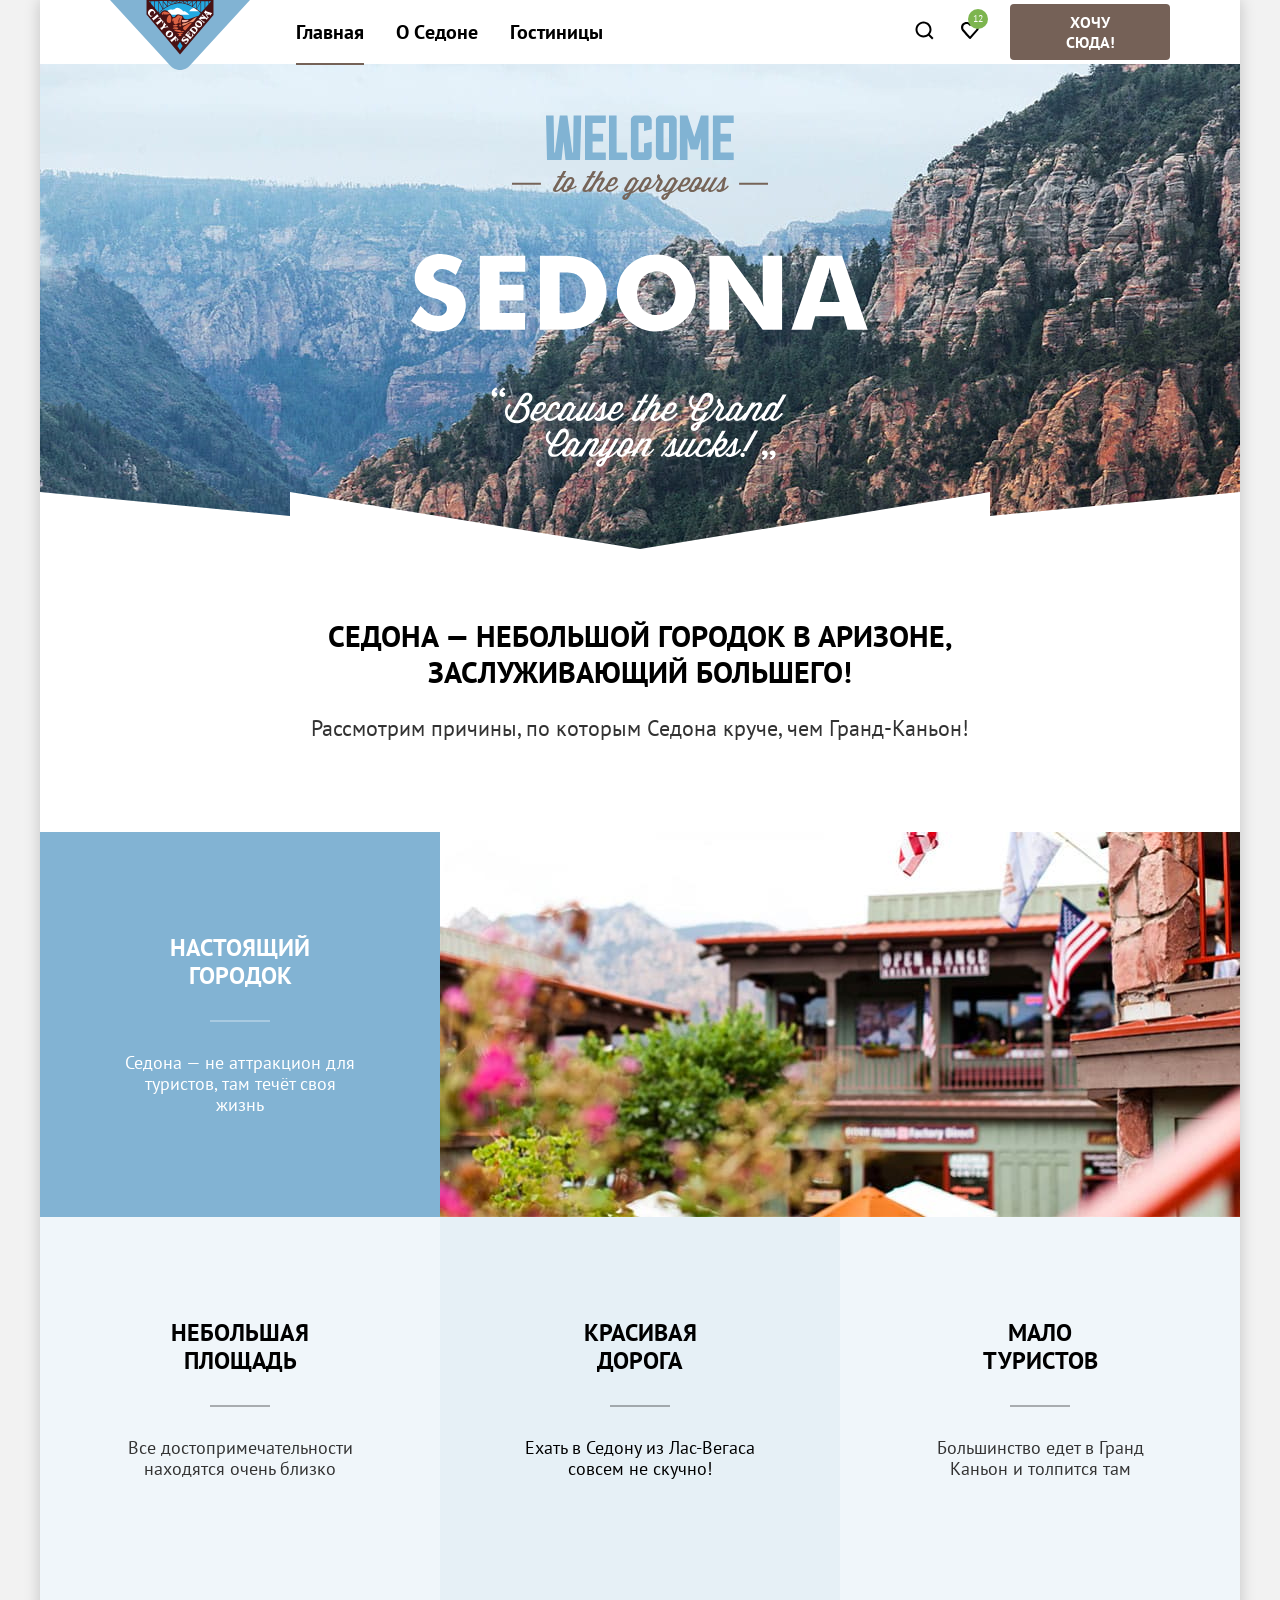
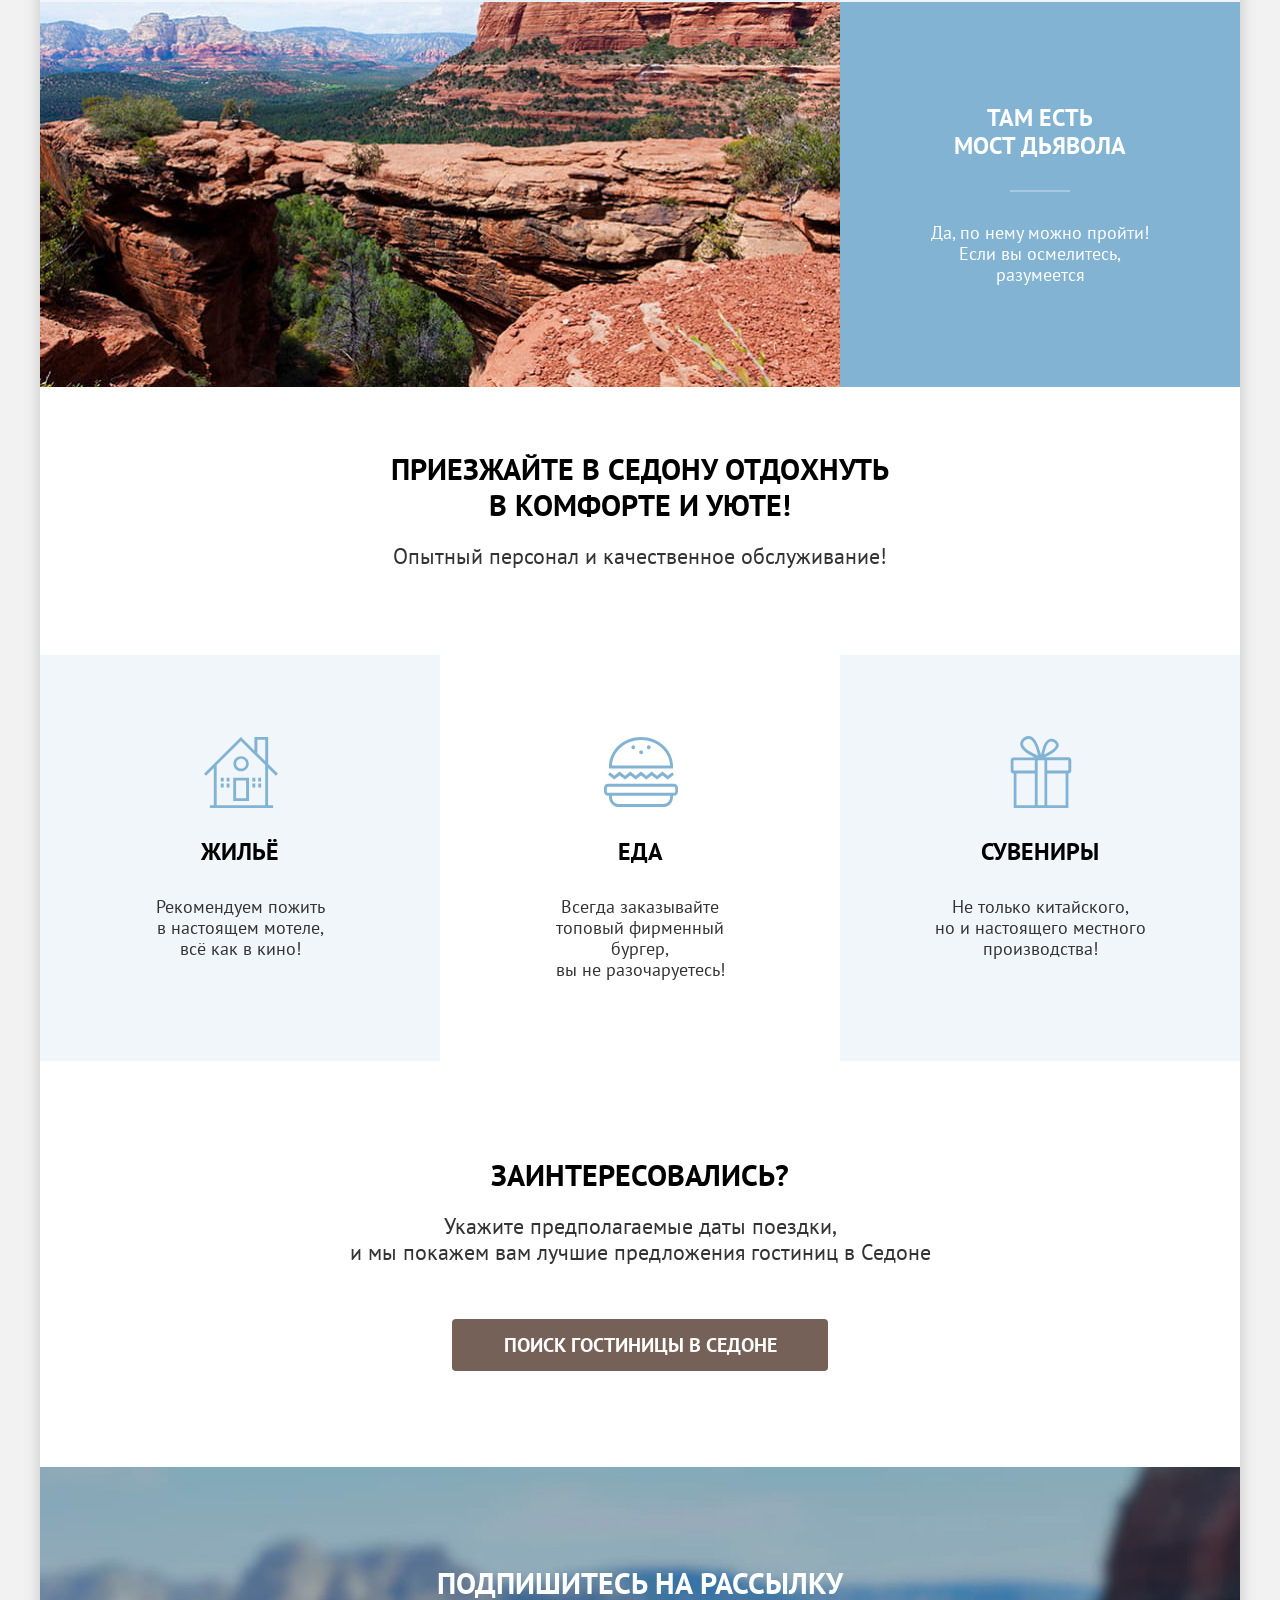
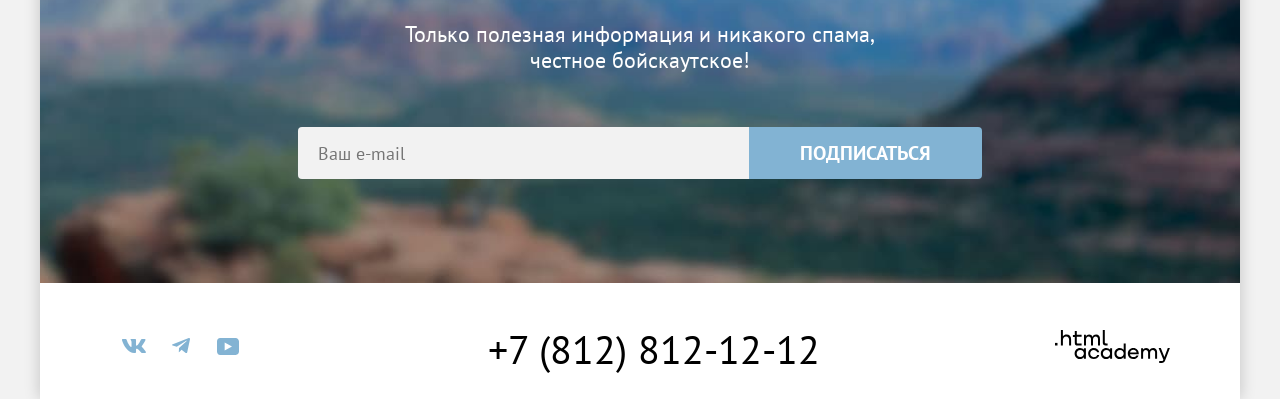
<file: index.html>
<!DOCTYPE html>
<html lang="ru">
  <head>
    <meta charset="utf-8">
    <title>City of Sedona Home</title>
    <link rel="icon" href="favicon.ico">
    <link rel="stylesheet" href="styles/styles.css">
  </head>
  <body>
    <div class="page-wrapper">
      <header class="main-header" data-test="header">
        <nav class="navigation">
          <a class="navigation-logo" href="index.html" aria-current="page">
            <img class="header-logo" src="images/logo_sedona.svg" width="140" height="70"
              alt="логотип города Седона">
          </a>
          <ul class="list navigation-list">
            <li class="navigation-item">
              <a class="navigation-link navigation-link-current" href="index.html" aria-current="page">Главная</a>
            </li>
            <li class="navigation-item">
              <a class="navigation-link" href="#">О Cедоне</a>
            </li>
            <li class="navigation-item">
              <a class="navigation-link" href="catalog.html">Гостиницы</a>
            </li>
          </ul>
          <ul class="list navigation-list navigation-user">
            <li class="navigation-item">
              <a class="navigation-link search" href="#">
                <svg role="img" width="20" height="20" viewBox="0 0 20 20" xmlns="http://www.w3.org/2000/svg" aria-label="Поиск.">
                  <path
                    d="M19.5 18.0083L15.8 14.3287C16.8 13.0359 17.5 11.3453 17.5 9.4558C17.5 5.08011 13.9 1.5 9.5 1.5C5.1 1.5 1.5 5.17956 1.5 9.55525C1.5 13.9309 5.1 17.511 9.5 17.511C11.3 17.511 13 16.9144 14.4 15.8204L18.1 19.5L19.5 18.0083ZM9.5 15.5221C6.2 15.5221 3.5 12.837 3.5 9.55525C3.5 6.27348 6.2 3.5884 9.5 3.5884C12.8 3.5884 15.5 6.27348 15.5 9.55525C15.5 12.837 12.8 15.5221 9.5 15.5221Z" />
                </svg>
                <span class="visually-hidden">Поиск</span>
              </a>
            </li>
            <li class="navigation-item">
              <a class="navigation-link favorite" href="#">
                <svg role="img" width="20" height="20" viewBox="0 0 20 20" xmlns="http://www.w3.org/2000/svg" aria-label="Понравившееся.">
                  <path
                    d="M9.9 19C9.6 19 9.3 18.9 9.1 18.6C3.7 12.5 2.4 11.1 2.1 10.7C1.4 9.8 1 8.6 1 7.4C1 4.4 3.4 2 6.5 2C7.8 2 9 2.5 10 3.3C11 2.5 12.3 2 13.5 2C16.5 2 19 4.4 19 7.4C19 8.7 18.5 9.9 17.7 10.8L10.7 18.7C10.5 18.9 10.3 19 9.9 19ZM3.9 9.5C4.2 9.9 7.4 13.5 10 16.4L16.2 9.4C16.7 8.9 16.9 8.2 16.9 7.4C16.9 5.6 15.4 4.1 13.6 4.1C12.6 4.1 11.6 4.6 10.9 5.4C10.6 5.7 10.3 5.8 10 5.8C9.7 5.8 9.4 5.6 9.2 5.4C8.5 4.6 7.5 4.1 6.5 4.1C4.7 4.1 3.2 5.6 3.2 7.4C3.1 8.3 3.5 9 3.9 9.5C3.8 9.5 3.8 9.5 3.9 9.5Z" />
                </svg>
                <span class="visually-hidden">Понравившееся</span>
              </a>
            </li>
            <li class="navigation-item">
              <a class="navigation-link button brown-button" href="#">Хочу сюда!</a>
            </li>
          </ul>
        </nav>
      </header>
      <main class="page-index">
        <h1 class="visually-hidden">Город Седона</h1>
        <section class="hero" data-test="hero">
          <h2 class="visually-hidden">Добро пожаловать в Седону</h2>
          <img class="welcome-image" src="images/welcome.svg" width="458" height="352"
            alt="Welcome to the gorgeous Sedona because the Grand Canyon sucks.">
        </section>
        <section class="advantages" data-test="advantages">
          <h2 class="visually-hidden">Преимущества отдыха в Седоне</h2>
          <div class="slogan">
            <p class="slogan-title">Седона — небольшой городок в Аризоне, заслуживающий большего!</p>
            <p class="slogan-text">Рассмотрим причины, по которым Седона круче, чем Гранд-Каньон!</p>
          </div>
          <ul class="list advantages-list">
            <li class="advantage-item advantage-item-wide blue-card">
              <div class="advantages-wrapper">
                <h3 class="advantage-title">Настоящий городок</h3>
                <p class="advantage-description">Седона — не аттракцион для туристов, там течёт своя жизнь</p>
              </div>
              <img class="town-picture" src="images/advantages_photo_1.jpg" width="800" height="385"
                alt="Домики на фоне гор.">
            </li>
            <li class="advantage-item grey-card">
              <h3 class="advantage-title">Небольшая площадь</h3>
              <p class="advantage-description">Все достопримечательности находятся очень близко</p>
            </li>
            <li class="advantage-item dark-grey-card">
              <h3 class="advantage-title">Красивая дорога</h3>
              <p class="advantage-description white-card">Ехать в Седону из Лас-Вегаса совсем не скучно!</p>
            </li>
            <li class="advantage-item grey-card">
              <h3 class="advantage-title">Мало туристов</h3>
              <p class="advantage-description">Большинство едет в Гранд<br> Каньон и толпится там</p>
            </li>
            <li class="advantage-item advantage-item-wide advantage-item-wide-reverse blue-card">
              <div class="advantages-wrapper">
                <h3 class="advantage-title">Там есть <br>мост дьявола</h3>
                <p class="advantage-description">Да, по нему можно пройти!<br> Если вы осмелитесь,<br> разумеется</p>
              </div>
              <img class="canyon-picture" src="images/advantages_photo_2.jpg" width="800" height="385"
                alt="Каньон, горы, снова горы.">
            </li>
          </ul>
        </section>
        <section class="service">
          <h2 class="visually-hidden">Сервисы</h2>
          <p class="slogan-title">Приезжайте в Седону отдохнуть<br>в комфорте и уюте!</p>
          <p class="slogan-text">Опытный персонал и качественное обслуживание!</p>
          <ul class="list advantages-list">
            <li class="advantage-item grey-card">
              <h3 class="advantage-title service-title-icon advantage-housing">Жильё</h3>
              <p class="advantage-text">Рекомендуем пожить<br> в настоящем мотеле,<br> всё как в кино!</p>
            </li>
            <li class="advantage-item white-color-card">
              <h3 class="advantage-title service-title-icon advantage-food">Еда</h3>
              <p class="advantage-text">Всегда заказывайте<br> топовый фирменный бургер,<br> вы не разочаруетесь!</p>
            </li>
            <li class="advantage-item grey-card">
              <h3 class="advantage-title service-title-icon advantage-gifts">Сувениры</h3>
              <p class="advantage-text">Не только китайского,<br> но и настоящего местного<br> производства!</p>
            </li>
          </ul>
        </section>
        <section class="search-hotel" data-test="search">
          <h2 class="visually-hidden">Поиск гостиницы</h2>
          <p class="slogan-title">Заинтересовались?</p>
          <p class="slogan-text">Укажите предполагаемые даты поездки,<br> и мы покажем вам лучшие предложения гостиниц в
            Седоне</p>
          <button class="modal-open-button button brown-button" type="button" data-modal="#"
            aria-label="Открывает форму поиска гостиницы">Поиск
            гостиницы в
            Седоне</button>
        </section>
        <section class="subscribe" data-test="subscribe">
          <h2 class="visually-hidden">Подписка на рассылку</h2>
          <p class="slogan-title white-title subscribe-white-title">Подпишитесь на рассылку</p>
          <p class="slogan-text white-text subscribe-white-text">Только полезная информация и никакого спама,<br> честное бойскаутское!</p>
          <form class="subscribe-form" action="https://echo.htmlacademy.ru" method="post">
            <label class="visually-hidden" for="email">Введите электронную почту</label>
            <input class="distribution-input" type="email" name="distribution" placeholder="Ваш e-mail" id="email" autocomplete="email" required>
            <button class="distribute-button button blue-button" type="submit">Подписаться</button>
          </form>
        </section>
      </main>
      <footer class="page-footer" data-test="footer">
        <h2 class="visually-hidden">Подвал сайта</h2>
        <section class="footer-social">
          <h3 class="visually-hidden">Социальные сети</h3>
          <ul class="list footer-social-list">
            <li class="footer-social-item">
              <a class="footer-social-link" href="https://vk.com/htmlacademy">
                <svg role="img" class="footer-social-icon" aria-hidden="true" aria-label="Вконтакте." focusable="false" width="24" height="14"
                  viewBox="0 0 24 14" xmlns="http://www.w3.org/2000/svg">
                  <path fill-rule="evenodd" clip-rule="evenodd"
                    d="M23.45 0.948C23.616 0.402 23.45 0 22.655 0H20.03C19.362 0 19.054 0.347 18.887 0.73C18.887 0.73 17.552 3.926 15.661 6.002C15.049 6.604 14.771 6.795 14.437 6.795C14.27 6.795 14.019 6.604 14.019 6.057V0.948C14.019 0.292 13.835 0 13.279 0H9.151C8.734 0 8.483 0.304 8.483 0.593C8.483 1.214 9.429 1.358 9.526 3.106V6.904C9.526 7.737 9.373 7.888 9.039 7.888C8.149 7.888 5.984 4.677 4.699 1.003C4.45 0.288 4.198 0 3.527 0H0.9C0.15 0 0 0.347 0 0.73C0 1.412 0.89 4.8 4.145 9.281C6.315 12.341 9.37 14 12.153 14C13.822 14 14.028 13.632 14.028 12.997V10.684C14.028 9.947 14.186 9.8 14.715 9.8C15.105 9.8 15.772 9.992 17.33 11.467C19.11 13.216 19.403 14 20.405 14H23.03C23.78 14 24.156 13.632 23.94 12.904C23.702 12.18 22.852 11.129 21.725 9.882C21.113 9.172 20.195 8.407 19.916 8.024C19.527 7.533 19.638 7.314 19.916 6.877C19.916 6.877 23.116 2.451 23.449 0.948H23.45Z" />
                </svg>
              </a>
            </li>
            <li class="footer-social-item">
              <a class="footer-social-link" href="https://t.me/htmlacademy">
                <svg role="img" class="footer-social-icon" aria-hidden="true" aria-label="Телеграм." focusable="false" width="18" height="16"
                  viewBox="0 0 18 16" xmlns="http://www.w3.org/2000/svg">
                  <path
                    d="M16.785 0.0992597L0.840489 6.24776C-0.247661 6.68481 -0.241365 7.29184 0.640845 7.56253L4.73445 8.83953L14.2058 2.8637C14.6537 2.59121 15.0629 2.7378 14.7265 3.03636L7.05283 9.96185H7.05103L7.05283 9.96275L6.77045 14.1823C7.18413 14.1823 7.36669 13.9925 7.59871 13.7686L9.58705 11.8351L13.7229 14.89C14.4855 15.31 15.0332 15.0941 15.2229 14.1841L17.9379 1.38885C18.2158 0.274623 17.5126 -0.229883 16.785 0.0992597Z" />
                </svg>
              </a>
            </li>
            <li class="footer-social-item">
              <a class="footer-social-link" href="https://www.youtube.com/user/htmlacademyru">
                <svg role="img" class="footer-social-icon" aria-hidden="true" aria-label="Youtube." focusable="false" width="22" height="17"
                  viewBox="0 0 22 17" xmlns="http://www.w3.org/2000/svg">
                  <path
                    d="M18.607 0H3.17413C1.31343 0 0 1.59375 0 3.4V13.4937C0 15.4062 1.31343 17 3.17413 17H18.8259C20.4677 17 22 15.4062 22 13.6V3.4C21.7811 1.59375 20.4677 0 18.607 0ZM7.66169 12.5375V4.4625L14.995 8.5L7.66169 12.5375Z" />
                </svg>
              </a>
            </li>
          </ul>
        </section>
        <div class="contacts-phone-item">
          <a class="contacts-phone" href="tel:+78128121212">+7 (812) 812-12-12</a>
        </div>
        <a class="footer-logo" href="https://htmlacademy.ru/intensive/htmlcss">
          <svg class="html-academy-footer-logo" width="115" height="33" viewBox="0 0 115 33" role="img"
            aria-label="логотип компании HTML Academy." xmlns="http://www.w3.org/2000/svg">
            <path d="M0 12.9V15.5H2.5V12.9H0Z" />
            <path
              d="M11.6 4.5C10 4.5 8.8 5.2 8 6.2H7.9V0H5.9V15.5H7.9V10.2C7.9 8.1 9.2 6.6 11.2 6.6C13 6.6 14.1 8 14.1 9.8V15.5H16.1V9.4C16.2 6.4 14.3 4.5 11.6 4.5Z" />
            <path
              d="M26.6 4.8H21.8V1.1H19.8V4.9H17.9V6.9H19.8V12.9C19.8 14.6 20.8 15.6 22.5 15.6H26.6V13.6H22.9C22.2 13.6 21.8 13.2 21.8 12.5V6.8H26.6V4.8Z" />
            <path
              d="M41.1 4.6C39.5 4.6 38.2 5.4 37.6 6.7H37.5C36.9 5.5 35.7 4.6 34.1 4.6C32.7 4.6 31.6 5.4 31 6.4H30.9V4.8H29V15.4H31V10C31 8 32 6.5 33.6 6.5C35.1 6.5 36 7.5 36 9.1V15.4H38V9.8C38 7.4 39.4 6.5 40.6 6.5C42.1 6.5 43 7.5 43 9.1V15.4H45V8.9C45.1 6.4 43.6 4.6 41.1 4.6Z" />
            <path
              d="M47.8 12.7C47.8 14.4 48.8 15.4 50.6 15.4H52.6V13.4H50.9C50.2 13.4 49.8 13 49.8 12.3V0H47.8V12.7Z" />
            <path
              d="M28.9 19.7C28 18.6 26.7 17.9 25 17.9C21.9 17.9 19.6 20.2 19.6 23.5C19.6 26.8 21.9 29.1 25 29.1C26.8 29.1 28 28.3 28.8 27.2H28.9V28.8H30.9V18.2H28.9V19.7ZM25.3 27.1C23.1 27.1 21.7 25.5 21.7 23.5C21.7 21.5 23.1 19.9 25.3 19.9C27.5 19.9 28.9 21.5 28.9 23.5C28.9 25.4 27.5 27.1 25.3 27.1Z" />
            <path
              d="M44.2 22C43.7 19.6 41.6 17.9 38.8 17.9C35.4 17.9 33.2 20.4 33.2 23.5C33.2 26.6 35.4 29.1 38.8 29.1C41.6 29.1 43.7 27.3 44.2 24.9H42.1C41.7 26.2 40.4 27.2 38.8 27.2C36.6 27.2 35.2 25.6 35.2 23.6C35.2 21.6 36.6 20 38.8 20C40.4 20 41.6 21 42.1 22.2H44.2V22Z" />
            <path
              d="M55.1 19.7C54.2 18.6 52.9 17.9 51.2 17.9C48.1 17.9 45.8 20.2 45.8 23.5C45.8 26.8 48.1 29.1 51.2 29.1C53 29.1 54.2 28.3 55 27.2H55.1V28.8H57.1V18.2H55.1V19.7ZM51.5 27.1C49.3 27.1 47.9 25.5 47.9 23.5C47.9 21.5 49.3 19.9 51.5 19.9C53.7 19.9 55.1 21.5 55.1 23.5C55.1 25.4 53.6 27.1 51.5 27.1Z" />
            <path
              d="M68.7 19.8C67.8 18.7 66.5 17.9 64.8 17.9C61.7 17.9 59.4 20.2 59.4 23.5C59.4 26.8 61.6 29.1 64.8 29.1C66.5 29.1 67.8 28.3 68.6 27.3H68.7V28.8H70.7V13.4H68.7V19.8ZM65.1 27.1C62.9 27.1 61.5 25.5 61.5 23.5C61.5 21.5 62.9 19.9 65.1 19.9C67.3 19.9 68.7 21.5 68.7 23.5C68.6 25.5 67.2 27.1 65.1 27.1Z" />
            <path
              d="M78.3 17.9C75 17.9 72.8 20.4 72.8 23.5C72.8 26.5 74.9 29.1 78.3 29.1C80.8 29.1 82.8 27.8 83.5 25.5H81.4C80.9 26.5 79.8 27.1 78.4 27.1C76.5 27.1 75.1 25.8 75 24.2H83.8C84 20.6 81.8 17.9 78.3 17.9ZM78.3 19.8C80 19.8 81.3 20.8 81.6 22.4H75.1C75.4 20.9 76.6 19.8 78.3 19.8Z" />
            <path
              d="M98.2 17.9C96.6 17.9 95.3 18.7 94.6 19.9H94.5C93.9 18.7 92.7 17.9 91.1 17.9C89.7 17.9 88.6 18.6 88 19.7V18.2H86.1V28.8H88.1V23.4C88.1 21.4 89.1 20 90.7 19.9C92.2 19.9 93.1 20.9 93.1 22.5V28.8H95.1V23.2C95.1 20.8 96.5 19.9 97.7 19.9C99.2 19.9 100.1 20.9 100.1 22.5V28.8H102.1V22.3C102.2 19.7 100.7 17.9 98.2 17.9Z" />
            <path
              d="M109.4 27L105.8 18.1H103.6L108.4 29.7C108.1 30.6 107.7 30.9 106.7 30.9H104.2V32.9H106.7C108.5 32.9 109.5 32.1 110.2 30.3L114.9 18.1H112.8L109.4 27Z" />
          </svg>
          <span class="visually-hidden">Ссылка логотип академии</span>
        </a>
      </footer>
      <div class="modal-container modal-hidden">
        <div class="modal">
          <h2 class="slogan-title">Поиск гостиницы в Седоне</h2>
          <button class="modal-close-button" type="button">
            <svg role="img" width="20" height="20" viewBox="0 0 20 20" aria-label="Иконка кнопки закрытия модального окна." xmlns="http://www.w3.org/2000/svg">
              <path
                d="M17 4.29231L15.7077 3L10 8.70769L4.29231 3L3 4.29231L8.70769 10L3 15.7077L4.29231 17L10 11.2923L15.7077 17L17 15.7077L11.2923 10L17 4.29231Z" />
            </svg>
            <span class="visually-hidden">Закрыть модальное окно</span>
          </button>
          <form class="search-hotels-form" action="https://echo.htmlacademy.ru" method="get">
            <label class="label-title check-in-date" for="check-in">Дата Заезда:</label>
            <input class="date-input check-in-input-field" id="check-in" name="check-in" type="text"
              value="27 апреля 2020" placeholder="Укажите дату" required>
            <span class="input-hint error-input-hint">Мы не можем отправить вас в прошлое</span>
            <label class="label-title check-out-date" for="check-out">Дата Выезда:</label>
            <input class="date-input check-out-input-field" id="check-out" name="check-out" type="text"
              value="1 сентября 2023" placeholder="Укажите дату" required>
            <span class="input-hint">На эти даты есть свободные номера. Пока есть.</span>
            <label class="label-title adult" for="adult-input">Взрослые:</label>
            <div class="amount-adults">
              <button class="amount-button decrement" type="button" aria-label="Уменьшить количество взрослых.">
                <svg role="img" class="amount-icon" aria-label="Иконка уменьшения количества взрослых." width="20" height="20" viewBox="0 0 20 20" xmlns="http://www.w3.org/2000/svg">
                  <path d="M3 9V11H17V9H3Z" />
                </svg>
              </button>
              <input class="amount-input adult-amount-input-field" id="adult-input" name="adult-field" type="number"
                value="2" required>
              <button class="amount-button increment" type="button" aria-label="Увеличить количество взрослых.">
                <svg role="img" class="amount-icon" aria-label="Иконка увеличения количества взрослых." width="20" height="20" viewBox="0 0 20 20" xmlns="http://www.w3.org/2000/svg">
                  <path d="M17 9H11V3H9V9H3V11H9V17H11V11H17V9Z" />
                </svg>
              </button>
            </div>
            <div class="kids-wrapper">
              <label class="label-title kids" for="kids-input">Дети:</label>
              <span class="tooltip">
                <button class="tooltip-toggle" type="button" aria-labelledby="tooltip-label-date">
                  <svg class="tooltip-icon" role="img" width="2" height="12" aria-label="Иконка кнопки всплывающей подсказки." viewBox="0 0 2 12" fill="none"
                    xmlns="http://www.w3.org/2000/svg">
                    <path fill-rule="evenodd" clip-rule="evenodd" d="M0 0H2V2H0V0ZM2 12H0V3H2V12Z" fill="white" />
                  </svg>
                </button>
                <span class="tooltip-text" role="tooltip" id="tooltip-label-date">Укажите количество детей, которые
                  будут с вами, возраст которых от 6 до 18 лет. Дети до 6 лет размещаются бесплатно.</span>
              </span>
            </div>
            <div class="amount-kids">
              <button class="amount-button decrement" type="button" aria-label="Уменьшить количество детей">
                <svg role="img" class="amount-icon" aria-label="Минус." width="20" height="20" viewBox="0 0 20 20" xmlns="http://www.w3.org/2000/svg">
                  <path d="M3 9V11H17V9H3Z" />
                </svg>
              </button>
              <input class="amount-input kids-amount-input-field" id="kids-input" name="kids-field" type="number"
                value="2">
              <button class="amount-button increment" type="button" aria-label="Увеличить количество детей">
                <svg role="img" class="amount-icon" aria-label="Плюс." width="20" height="20" viewBox="0 0 20 20" xmlns="http://www.w3.org/2000/svg">
                  <path d="M17 9H11V3H9V9H3V11H9V17H11V11H17V9Z" />
                </svg>
              </button>
            </div>
            <button class="button modal-button" type="submit">Найти</button>
          </form>
        </div>
      </div>
    </div>
  </body>
</html>
</file>
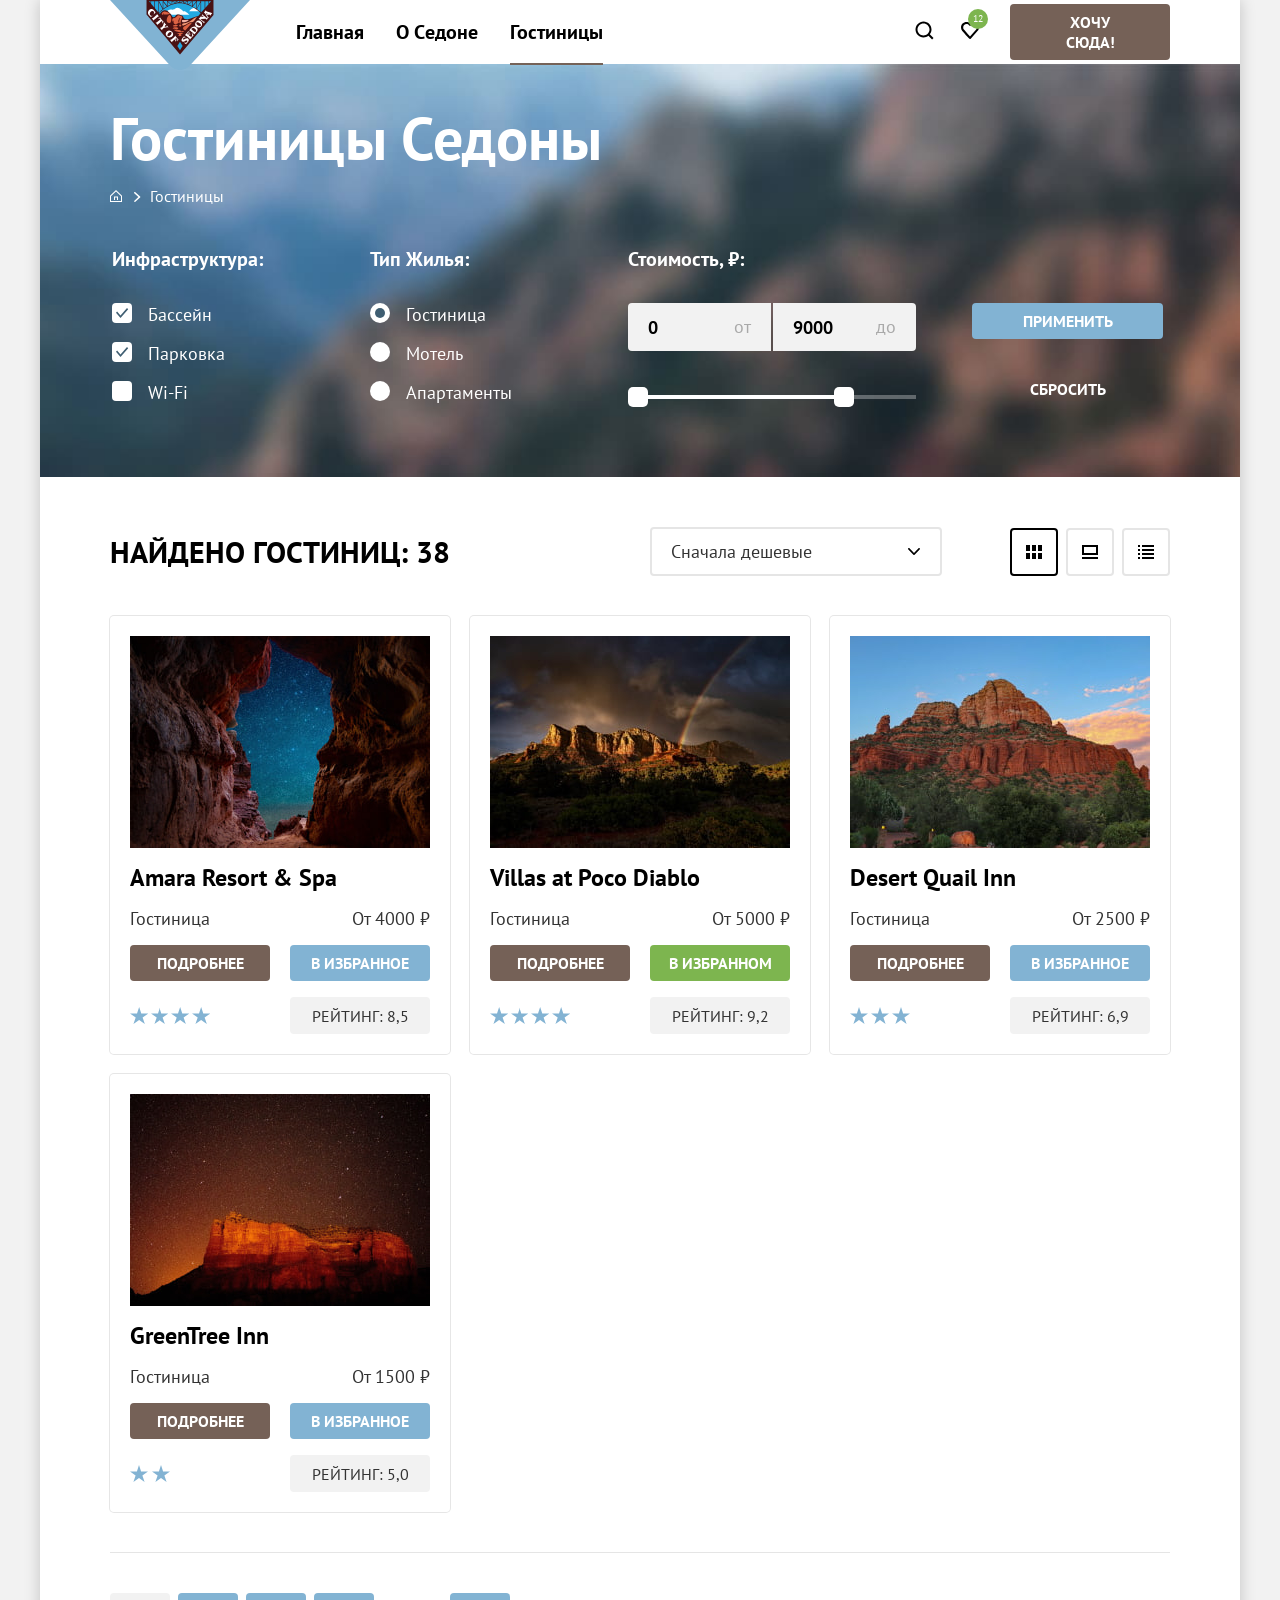
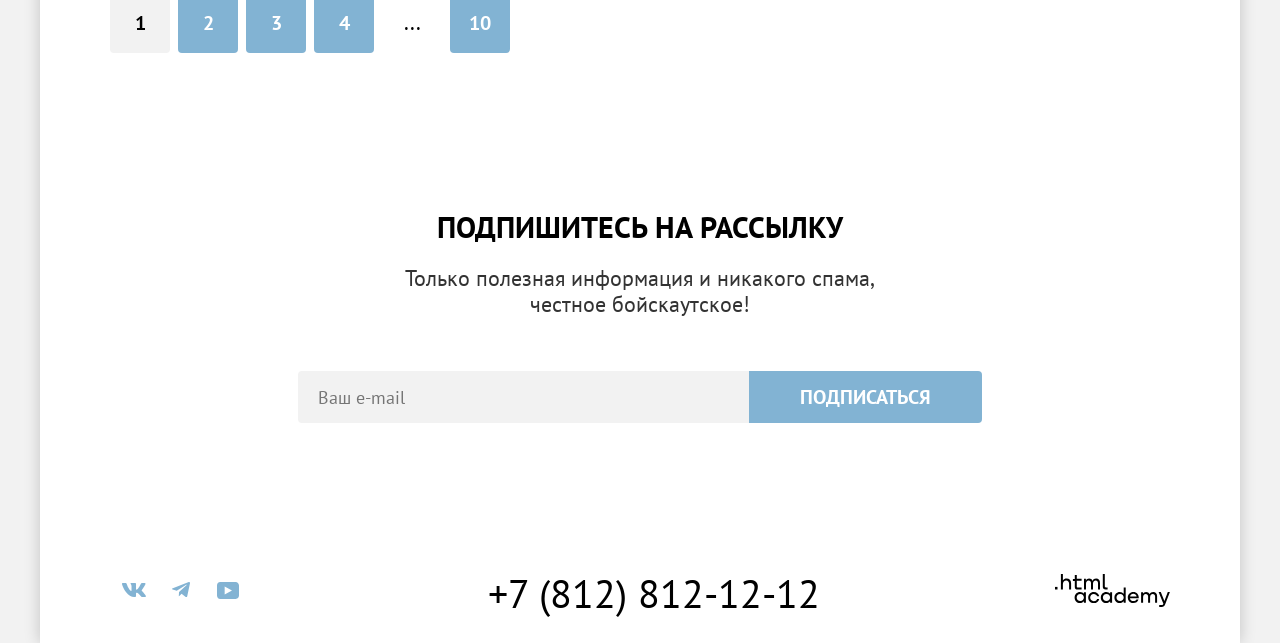
<file: catalog.html>
<!DOCTYPE html>
<html lang="ru">
  <head>
    <meta charset="utf-8">
    <title>City of Sedona Hotels</title>
    <link rel="icon" href="favicon.ico">
    <link rel="stylesheet" href="styles/styles.css">
  </head>
  <body>
    <div class="page-wrapper">
      <header class="main-header" data-test="header">
        <nav class="navigation">
          <a class="navigation-logo" href="index.html">
            <img class="header-logo" src="images/logo_sedona.svg" width="140" height="70"
              alt="логотип города Седона">
          </a>
          <ul class="list navigation-list">
            <li class="navigation-item">
              <a class="navigation-link home-navigation-link" href="index.html">Главная</a>
            </li>
            <li class="navigation-item">
              <a class="navigation-link" href="#">О Cедоне</a>
            </li>
            <li class="navigation-item">
              <a class="navigation-link navigation-link-current" href="catalog.html" aria-current="page">Гостиницы</a>
            </li>
          </ul>
          <ul class="list navigation-list navigation-user">
            <li class="navigation-item">
              <a class="navigation-link search" href="#">
                <svg role="img"  aria-label="Поиск." width="20" height="20" viewBox="0 0 20 20" xmlns="http://www.w3.org/2000/svg">
                  <path
                    d="M19.5 18.0083L15.8 14.3287C16.8 13.0359 17.5 11.3453 17.5 9.4558C17.5 5.08011 13.9 1.5 9.5 1.5C5.1 1.5 1.5 5.17956 1.5 9.55525C1.5 13.9309 5.1 17.511 9.5 17.511C11.3 17.511 13 16.9144 14.4 15.8204L18.1 19.5L19.5 18.0083ZM9.5 15.5221C6.2 15.5221 3.5 12.837 3.5 9.55525C3.5 6.27348 6.2 3.5884 9.5 3.5884C12.8 3.5884 15.5 6.27348 15.5 9.55525C15.5 12.837 12.8 15.5221 9.5 15.5221Z" />
                </svg>
                <span class="visually-hidden">Поиск</span>
              </a>
            </li>
            <li class="navigation-item">
              <a class="navigation-link favorite" href="#">
                <svg  role="img" width="20" height="20" viewBox="0 0 20 20" xmlns="http://www.w3.org/2000/svg" aria-label="Избранное.">
                  <path
                    d="M9.9 19C9.6 19 9.3 18.9 9.1 18.6C3.7 12.5 2.4 11.1 2.1 10.7C1.4 9.8 1 8.6 1 7.4C1 4.4 3.4 2 6.5 2C7.8 2 9 2.5 10 3.3C11 2.5 12.3 2 13.5 2C16.5 2 19 4.4 19 7.4C19 8.7 18.5 9.9 17.7 10.8L10.7 18.7C10.5 18.9 10.3 19 9.9 19ZM3.9 9.5C4.2 9.9 7.4 13.5 10 16.4L16.2 9.4C16.7 8.9 16.9 8.2 16.9 7.4C16.9 5.6 15.4 4.1 13.6 4.1C12.6 4.1 11.6 4.6 10.9 5.4C10.6 5.7 10.3 5.8 10 5.8C9.7 5.8 9.4 5.6 9.2 5.4C8.5 4.6 7.5 4.1 6.5 4.1C4.7 4.1 3.2 5.6 3.2 7.4C3.1 8.3 3.5 9 3.9 9.5C3.8 9.5 3.8 9.5 3.9 9.5Z" />
                </svg>
                <span class="visually-hidden">Понравившееся</span>
              </a>
            </li>
            <li class="navigation-item">
              <a class="navigation-link button brown-button" href="#">Хочу сюда!</a>
            </li>
          </ul>
        </nav>
      </header>
      <main class="page-index" data-test="main">
        <section class="catalog" data-test="catalog">
          <header class="catalog-header">
            <h1 class="inner-header-title">Гостиницы Седоны</h1>
            <ul class="list breadcrumbs-list">
              <li class="breadcrumbs-item">
                <a class="breadcrumbs-link breadcrumbs-link-to-home" aria-label="На главную страницу" href="index.html">
                  <span class="visually-hidden">Главная</span>
                </a>
              </li>
              <li class="breadcrumbs-item">
                <a class="breadcrumbs-link" aria-current="page">Гостиницы</a>
              </li>
            </ul>
          </header>
          <h2 class="visually-hidden">Фильтр гостиниц</h2>
          <form class="catalog-filters" action="https://echo.htmlacademy.ru/" method="get" data-test="filter">
            <fieldset class="catalog-filter-group">
              <legend class="catalog-filter-title">Инфраструктура:</legend>
              <ul class="list catalog-filter-list">
                <li class="catalog-filter-item">
                  <label class="control">
                    <input class="visually-hidden control-input" type="checkbox" name="swimming-pool" checked>
                    <span class="control-mark"></span>
                    <span class="control-label">Бассейн</span>
                  </label>
                </li>
                <li class="catalog-filter-item">
                  <label class="control">
                    <input class="visually-hidden control-input" type="checkbox" name="parking" checked>
                    <span class="control-mark"></span>
                    <span class="control-label">Парковка</span>
                  </label>
                </li>
                <li class="catalog-filter-item">
                  <label class="control">
                    <input class="visually-hidden control-input" type="checkbox" name="wifi">
                    <span class="control-mark"></span>
                    <span class="control-label">Wi-Fi</span>
                  </label>
                </li>
              </ul>
            </fieldset>
            <fieldset class="catalog-filter-group">
              <legend class="catalog-filter-title">Тип Жилья:</legend>
              <ul class="list catalog-filter-list">
                <li class="catalog-filter-item">
                  <label class="control">
                    <input class="visually-hidden control-input" type="radio" name="housing" checked>
                    <span class="control-mark radiobutton"></span>
                    <span class="control-label">Гостиница</span>
                  </label>
                </li>
                <li class="catalog-filter-item">
                  <label class="control">
                    <input class="visually-hidden control-input" type="radio" name="housing">
                    <span class="control-mark radiobutton"></span>
                    <span class="control-label">Мотель</span>
                  </label>
                </li>
                <li class="catalog-filter-item">
                  <label class="control">
                    <input class="visually-hidden control-input" type="radio" name="housing">
                    <span class="control-mark radiobutton"></span>
                    <span class="control-label">Апартаменты</span>
                  </label>
                </li>
              </ul>
            </fieldset>
            <fieldset class="catalog-filter-group catalog-filter-cost">
              <legend class="catalog-filter-title">Стоимость, ₽:</legend>
              <div class="range">
                <div class="range-cost-inputs">
                  <div class="input-wrapper">
                    <label for="price-from">oт</label>
                    <input class="field price-from" id="price-from" name="price-from" type="number" min="0" value="0">
                  </div>
                  <div class="input-wrapper">
                    <label for="price-to">до</label>
                    <input class="field price-to" id="price-to" name="price-to" type="number" min="0" value="9000">
                  </div>
                </div>
                <div class="range-slider">
                  <div class="range-bar">
                    <button class="range-toggle toggle-min" type="button">
                      <span class="visually-hidden">Изменить минимальную цену</span>
                    </button>
                    <button class="range-toggle toggle-max" type="button">
                      <span class="visually-hidden">Изменить максимальную цену</span>
                    </button>
                  </div>
                </div>
              </div>
            </fieldset>
            <div class="filters-action-buttons">
              <button class="button submit-price-button blue-button" type="submit">Применить</button>
              <button class="button reset-price-button button-transparent" type="reset">Сбросить</button>
            </div>
          </form>
        </section>
        <section class="catalog-products">
          <div class="sort-products">
            <span class="amount-hotels">Найдено гостиниц: 38</span>
            <select class="select-control" aria-label="Сортировка">
              <option value="cheaper">Сначала дешевые</option>
              <option value="expensive">Сначала дорогие</option>
              <option value="high-rating">Сначала с высоким рейтингом</option>
            </select>
            <ul class="list sorting-buttons-list">
              <li class="sorting-buttons-item sorting-item-current">
                <a class="link button view-button table-view-button view-button-current" href="catalog.html?view=tile">
                  <span class="visually-hidden">Отобразить таблицей</span>
                </a>
              </li>
              <li class="sorting-buttons-item">
                <a class="link button view-button cards-view-button" href="catalog.html?view=card">
                  <span class="visually-hidden">Отобразить карточками</span>
                </a>
              </li>
              <li class="sorting-buttons-item">
                <a class="link button view-button list-view-button" href="catalog.html?view=list">
                  <span class="visually-hidden">Отобразить списком</span>
                </a>
              </li>
            </ul>
          </div>
          <ul class="list hotels-list">
            <li class="hotel-item">
              <a class="hotel-item-link" href="#" tabindex="-1">
                <img class="hotel-image" src="images/hotel_1.jpg" width="300" height="212"
                  alt="Звездное небо в расщелине гор.">
                <h3 class="hotel-title">Amara Resort & Spa</h3>
              </a>
              <span class="hotel-type">Гостиница</span>
              <span class="min-price">От 4000 ₽</span>
              <a class="button more-details-button brown-button" href="#">Подробнее</a>
              <button class="button to-favorite-button blue-button" type="button">В Избранное</button>
              <div class="star-rating star-rating-4" role="img" aria-label="четыре звезды">
                <span class="visually-hidden">Рейтинг гостиницы четыре звезды</span>
              </div>
              <div class="numeric-rating">
                <span class="numeric-rating-text">Рейтинг: 8,5</span>
              </div>
            </li>
            <li class="hotel-item">
              <a class="hotel-item-link" href="#" tabindex="-1">
                <img class="hotel-image" src="images/hotel_2.jpg" width="300" height="212"
                  alt="Радуга над горным хребтом.">
                <h3 class="hotel-title">Villas at Poco Diablo</h3>
              </a>
              <span class="hotel-type">Гостиница</span>
              <span class="min-price">От 5000 ₽</span>
              <a class="button more-details-button brown-button" href="#">Подробнее</a>
              <button class="button in-favorite-button green-button" type="button">В Избранном</button>
              <div class="star-rating star-rating-4" role="img" aria-label="четыре звезды">
                <span class="visually-hidden">Рейтинг гостиницы четыре звезды</span>
              </div>
              <div class="numeric-rating">
                <span class="numeric-rating-text">Рейтинг: 9,2</span>
              </div>
            </li>
            <li class="hotel-item">
              <a class="hotel-item-link" href="#" tabindex="-1">
                <img class="hotel-image" src="images/hotel_3.jpg" width="300" height="212"
                  alt="Горы на фоне голубого неба.">
                <h3 class="hotel-title">Desert Quail Inn</h3>
              </a>
              <span class="hotel-type">Гостиница</span>
              <span class="min-price">От 2500 ₽</span>
              <a class="button more-details-button brown-button" href="#">Подробнее</a>
              <button class="button to-favorite-button blue-button" type="button">В Избранное</button>
              <div class="star-rating star-rating-3" role="img" aria-label="три звезды">
                <span class="visually-hidden">Рейтинг гостиницы три звезды</span>
              </div>
              <div class="numeric-rating">
                <span class="numeric-rating-text">Рейтинг: 6,9</span>
              </div>
            </li>
            <li class="hotel-item">
              <a class="hotel-item-link" href="#" tabindex="-1">
                <img class="hotel-image" src="images/hotel_4.jpg" width="300" height="212"
                  alt="Гора на фоне звёздного неба.">
                <h3 class="hotel-title">GreenTree Inn</h3>
              </a>
              <span class="hotel-type">Гостиница</span>
              <span class="min-price">От 1500 ₽</span>
              <a class="button more-details-button brown-button" href="#">Подробнее</a>
              <button class="button to-favorite-button blue-button" type="button">В Избранное</button>
              <div class="star-rating star-rating-2" role="img" aria-label="две звезды">
                <span class="visually-hidden">Рейтинг гостиницы две звезды</span>
              </div>
              <div class="numeric-rating">
                <span class="numeric-rating-text">Рейтинг: 5,0</span>
              </div>
            </li>
          </ul>
          <ul class="list pagination">
            <li class="pagination-item">
              <a class="pagination-item-link pagination-item-link-current">1</a>
            </li>
            <li class="pagination-item">
              <a class="pagination-item-link" href="#">2</a>
            </li>
            <li class="pagination-item">
              <a class="pagination-item-link" href="#">3</a>
            </li>
            <li class="pagination-item">
              <a class="pagination-item-link" href="#">4</a>
            </li>
            <li class="pagination-item pagination-more">
              <span class="pagination-dots">...</span>
            </li>
            <li class="pagination-item">
              <a class="pagination-item-link" href="#">10</a>
            </li>
          </ul>
        </section>
        <section class="subscribe subscribe-light" data-test="subscribe">
          <h2 class="visually-hidden">Рассылка</h2>
          <p class="slogan-title dark-title">Подпишитесь на рассылку</p>
          <p class="slogan-text dark-text">Только полезная информация и никакого спама,<br> честное бойскаутское!</p>
          <form class="subscribe-form" action="https://echo.htmlacademy.ru" method="post">
            <label class="visually-hidden" for="email">Введите электронную почту</label>
            <input class="distribution-input" type="email" name="distribution" placeholder="Ваш e-mail" id="email" autocomplete="email" required>
            <button class="distribute-button button blue-button" type="submit">Подписаться</button>
          </form>
        </section>
      </main>
      <footer class="page-footer" data-test="footer">
        <h2 class="visually-hidden">Подвал сайта</h2>
        <section class="footer-social">
          <h3 class="visually-hidden">Социальные сети</h3>
          <ul class="list footer-social-list">
            <li class="footer-social-item">
              <a class="footer-social-link" href="https://vk.com/htmlacademy">
                <svg role="img" class="footer-social-icon" aria-hidden="true" aria-label="Вконтакте." focusable="false" width="24" height="14"
                  viewBox="0 0 24 14" xmlns="http://www.w3.org/2000/svg">
                  <path fill-rule="evenodd" clip-rule="evenodd"
                    d="M23.45 0.948C23.616 0.402 23.45 0 22.655 0H20.03C19.362 0 19.054 0.347 18.887 0.73C18.887 0.73 17.552 3.926 15.661 6.002C15.049 6.604 14.771 6.795 14.437 6.795C14.27 6.795 14.019 6.604 14.019 6.057V0.948C14.019 0.292 13.835 0 13.279 0H9.151C8.734 0 8.483 0.304 8.483 0.593C8.483 1.214 9.429 1.358 9.526 3.106V6.904C9.526 7.737 9.373 7.888 9.039 7.888C8.149 7.888 5.984 4.677 4.699 1.003C4.45 0.288 4.198 0 3.527 0H0.9C0.15 0 0 0.347 0 0.73C0 1.412 0.89 4.8 4.145 9.281C6.315 12.341 9.37 14 12.153 14C13.822 14 14.028 13.632 14.028 12.997V10.684C14.028 9.947 14.186 9.8 14.715 9.8C15.105 9.8 15.772 9.992 17.33 11.467C19.11 13.216 19.403 14 20.405 14H23.03C23.78 14 24.156 13.632 23.94 12.904C23.702 12.18 22.852 11.129 21.725 9.882C21.113 9.172 20.195 8.407 19.916 8.024C19.527 7.533 19.638 7.314 19.916 6.877C19.916 6.877 23.116 2.451 23.449 0.948H23.45Z" />
                </svg>
                <span class="visually-hidden">Мы Вконтакте</span>
              </a>
            </li>
            <li class="footer-social-item">
              <a class="footer-social-link" href="https://t.me/htmlacademy">
                <svg role="img" class="footer-social-icon" aria-hidden="true" aria-label="Телеграм." focusable="false" width="18" height="16"
                  viewBox="0 0 18 16" xmlns="http://www.w3.org/2000/svg">
                  <path
                    d="M16.785 0.0992597L0.840489 6.24776C-0.247661 6.68481 -0.241365 7.29184 0.640845 7.56253L4.73445 8.83953L14.2058 2.8637C14.6537 2.59121 15.0629 2.7378 14.7265 3.03636L7.05283 9.96185H7.05103L7.05283 9.96275L6.77045 14.1823C7.18413 14.1823 7.36669 13.9925 7.59871 13.7686L9.58705 11.8351L13.7229 14.89C14.4855 15.31 15.0332 15.0941 15.2229 14.1841L17.9379 1.38885C18.2158 0.274623 17.5126 -0.229883 16.785 0.0992597Z" />
                </svg>
                <span class="visually-hidden">Мы в Телеграм</span>
              </a>
            </li>
            <li class="footer-social-item">
              <a class="footer-social-link" href="https://www.youtube.com/user/htmlacademyru">
                <svg role="img" class="footer-social-icon" aria-hidden="true" aria-label="Youtube." focusable="false" width="22" height="17"
                  viewBox="0 0 22 17" xmlns="http://www.w3.org/2000/svg">
                  <path
                    d="M18.607 0H3.17413C1.31343 0 0 1.59375 0 3.4V13.4937C0 15.4062 1.31343 17 3.17413 17H18.8259C20.4677 17 22 15.4062 22 13.6V3.4C21.7811 1.59375 20.4677 0 18.607 0ZM7.66169 12.5375V4.4625L14.995 8.5L7.66169 12.5375Z" />
                </svg>
                <span class="visually-hidden">Мы в Youtube</span>
              </a>
            </li>
          </ul>
        </section>
        <div class="contacts-phone-item">
          <a class="contacts-phone" href="tel:+78128121212">+7 (812) 812-12-12</a>
        </div>
        <a class="footer-logo" href="https://htmlacademy.ru/intensive/htmlcss">
          <svg class="html-academy-footer-logo" width="115" height="33" viewBox="0 0 115 33" role="img"
            aria-label="логотип компании HTML Academy." xmlns="http://www.w3.org/2000/svg">
            <path d="M0 12.9V15.5H2.5V12.9H0Z" />
            <path
              d="M11.6 4.5C10 4.5 8.8 5.2 8 6.2H7.9V0H5.9V15.5H7.9V10.2C7.9 8.1 9.2 6.6 11.2 6.6C13 6.6 14.1 8 14.1 9.8V15.5H16.1V9.4C16.2 6.4 14.3 4.5 11.6 4.5Z" />
            <path
              d="M26.6 4.8H21.8V1.1H19.8V4.9H17.9V6.9H19.8V12.9C19.8 14.6 20.8 15.6 22.5 15.6H26.6V13.6H22.9C22.2 13.6 21.8 13.2 21.8 12.5V6.8H26.6V4.8Z" />
            <path
              d="M41.1 4.6C39.5 4.6 38.2 5.4 37.6 6.7H37.5C36.9 5.5 35.7 4.6 34.1 4.6C32.7 4.6 31.6 5.4 31 6.4H30.9V4.8H29V15.4H31V10C31 8 32 6.5 33.6 6.5C35.1 6.5 36 7.5 36 9.1V15.4H38V9.8C38 7.4 39.4 6.5 40.6 6.5C42.1 6.5 43 7.5 43 9.1V15.4H45V8.9C45.1 6.4 43.6 4.6 41.1 4.6Z" />
            <path
              d="M47.8 12.7C47.8 14.4 48.8 15.4 50.6 15.4H52.6V13.4H50.9C50.2 13.4 49.8 13 49.8 12.3V0H47.8V12.7Z" />
            <path
              d="M28.9 19.7C28 18.6 26.7 17.9 25 17.9C21.9 17.9 19.6 20.2 19.6 23.5C19.6 26.8 21.9 29.1 25 29.1C26.8 29.1 28 28.3 28.8 27.2H28.9V28.8H30.9V18.2H28.9V19.7ZM25.3 27.1C23.1 27.1 21.7 25.5 21.7 23.5C21.7 21.5 23.1 19.9 25.3 19.9C27.5 19.9 28.9 21.5 28.9 23.5C28.9 25.4 27.5 27.1 25.3 27.1Z" />
            <path
              d="M44.2 22C43.7 19.6 41.6 17.9 38.8 17.9C35.4 17.9 33.2 20.4 33.2 23.5C33.2 26.6 35.4 29.1 38.8 29.1C41.6 29.1 43.7 27.3 44.2 24.9H42.1C41.7 26.2 40.4 27.2 38.8 27.2C36.6 27.2 35.2 25.6 35.2 23.6C35.2 21.6 36.6 20 38.8 20C40.4 20 41.6 21 42.1 22.2H44.2V22Z" />
            <path
              d="M55.1 19.7C54.2 18.6 52.9 17.9 51.2 17.9C48.1 17.9 45.8 20.2 45.8 23.5C45.8 26.8 48.1 29.1 51.2 29.1C53 29.1 54.2 28.3 55 27.2H55.1V28.8H57.1V18.2H55.1V19.7ZM51.5 27.1C49.3 27.1 47.9 25.5 47.9 23.5C47.9 21.5 49.3 19.9 51.5 19.9C53.7 19.9 55.1 21.5 55.1 23.5C55.1 25.4 53.6 27.1 51.5 27.1Z" />
            <path
              d="M68.7 19.8C67.8 18.7 66.5 17.9 64.8 17.9C61.7 17.9 59.4 20.2 59.4 23.5C59.4 26.8 61.6 29.1 64.8 29.1C66.5 29.1 67.8 28.3 68.6 27.3H68.7V28.8H70.7V13.4H68.7V19.8ZM65.1 27.1C62.9 27.1 61.5 25.5 61.5 23.5C61.5 21.5 62.9 19.9 65.1 19.9C67.3 19.9 68.7 21.5 68.7 23.5C68.6 25.5 67.2 27.1 65.1 27.1Z" />
            <path
              d="M78.3 17.9C75 17.9 72.8 20.4 72.8 23.5C72.8 26.5 74.9 29.1 78.3 29.1C80.8 29.1 82.8 27.8 83.5 25.5H81.4C80.9 26.5 79.8 27.1 78.4 27.1C76.5 27.1 75.1 25.8 75 24.2H83.8C84 20.6 81.8 17.9 78.3 17.9ZM78.3 19.8C80 19.8 81.3 20.8 81.6 22.4H75.1C75.4 20.9 76.6 19.8 78.3 19.8Z" />
            <path
              d="M98.2 17.9C96.6 17.9 95.3 18.7 94.6 19.9H94.5C93.9 18.7 92.7 17.9 91.1 17.9C89.7 17.9 88.6 18.6 88 19.7V18.2H86.1V28.8H88.1V23.4C88.1 21.4 89.1 20 90.7 19.9C92.2 19.9 93.1 20.9 93.1 22.5V28.8H95.1V23.2C95.1 20.8 96.5 19.9 97.7 19.9C99.2 19.9 100.1 20.9 100.1 22.5V28.8H102.1V22.3C102.2 19.7 100.7 17.9 98.2 17.9Z" />
            <path
              d="M109.4 27L105.8 18.1H103.6L108.4 29.7C108.1 30.6 107.7 30.9 106.7 30.9H104.2V32.9H106.7C108.5 32.9 109.5 32.1 110.2 30.3L114.9 18.1H112.8L109.4 27Z" />
          </svg>
          <span class="visually-hidden">Ссылка логотип академии</span>
        </a>
      </footer>
    </div>
  </body>
</html>
</file>
<file: styles/styles.css>
@font-face {
  font-family: "PT Sans";
  font-style: normal;
  font-weight: 400;
  src: url("../fonts/ptsans_400.woff2") format("woff2");
  font-display: swap;
}

@font-face {
  font-family: "PT Sans";
  font-style: normal;
  font-weight: 700;
  src: url("../fonts/ptsans_700.woff2") format("woff2");
  font-display: swap;
}

.visually-hidden {
  position: absolute;
  clip-path: inset(50%);
  width: 1px;
  height: 1px;
  margin: -1px;
  padding: 0;
  border: 0;
  overflow: hidden;
  white-space: nowrap;
}

html,
body {
  height: 100%;
  margin: 0;
  padding: 0;
}

body {
  font-family: "PT Sans", sans-serif;
  font-style: normal;
  font-weight: 400;
  font-size: 18px;
  line-height: 21px;
  color: #333333;
  background-color: #f2f2f2;
  text-align: center;
}

.page-wrapper {
  display: flex;
  flex-direction: column;
  margin: 0 auto;
  width: 1200px;
  min-height: 100%;
  background-color: #ffffff;
  box-shadow: 0 0 15px 0 rgba(0, 0, 0, 0.2);
}

.button {
  display: inline-block;
  appearance: none;
  padding-top: 8px;
  padding-bottom: 8px;
  color: #ffffff;
  font-family: inherit;
  font-weight: 700;
  text-transform: uppercase;
  background-color: #756157;
  text-align: center;
  font-size: 16px;
  line-height: 20px;
  border: none;
  cursor: pointer;
  border-radius: 4px;
}

.button:focus-visible {
  outline: none;
}

.button:disabled {
  cursor: default;
  pointer-events: none;
  background-color: #e0e0e0;
  color: #a0a0a0;
}

.list {
  list-style-type: none;
  margin: 0;
  padding: 0;
}

.navigation {
  display: flex;
  align-items: center;
  padding-left: 70px;
  padding-right: 70px;
  min-height: 64px;
  column-gap: 30px;
}

.navigation-logo {
  align-self: flex-start;
  height: 70px;
  flex-shrink: 0;
  margin-block-end: -6px;
  z-index: 1;
}

.navigation-list {
  display: flex;
  align-items: center;
  flex-wrap: wrap;
  width: 460px;
}

.navigation-user {
  display: flex;
  justify-content: space-between;
  align-items: center;
  margin-left: auto;
  margin-right: 0;
  width: 268px;
}

.navigation-link {
  position: relative;
  display: block;
  padding: 20px 16px;
  color: #000000;
  font-weight: 700;
  font-size: 20px;
  line-height: 24px;
  text-decoration: none;
  min-width: 20px;
  min-height: 20px;
}

.navigation-user .navigation-link {
  padding: 18px 12px;
}

.navigation-link[aria-current="page"]::after {
  position: absolute;
  content: "";
  right: 16px;
  left: 16px;
  bottom: -1px;
  height: 2px;
  background-color: #756257;
}

.navigation-link.button {
  color: #ffffff;
  padding: 8px 34px;
  margin-left: 16px;
  font-size: 16px;
  line-height: 20px;
  width: 92px;
}

.navigation-link:hover,
.navigation-link:focus-visible {
  outline: none;
  color: #756157;
}

.navigation-link.button:hover,
.navigation-link.button:focus-visible {
  background-color: #615048;
  color: #ffffff;
  outline: none;
}

.navigation-link.button:active {
  background-color: #756157;
  color: rgba(255, 255, 255, 0.3);
}

.navigation-link:active {
  color: #817974;
}

.search,
.favorite {
  fill: #000000;
  transition: background-color 0.2s ease;
}

.favorite::after {
  position: absolute;
  content: "12";
  top: 7px;
  right: 4px;
  background-color: #7db54f;
  height: 20px;
  width: 20px;
  border-radius: 50%;
  display: flex;
  align-items: center;
  justify-content: center;
  font-size: 10px;
  font-weight: 400;
  color: #ffffff;
}

.search:hover,
.search:focus-visible,
.favorite:hover,
.favorite:focus-visible {
  fill: #756257;
  outline: none;
}

.search:active,
.favorite:active {
  fill: #817974;
}

.page-index {
  flex-grow: 1;
}

.hero {
  background-image: url("../images/divider.svg"), url("../images/hero_background.jpg");
  background-color: #1e88a8;
  background-repeat: no-repeat no-repeat;
  background-size: 100% auto, cover;
  background-position: center bottom, center top;
  min-height: 485px;
}

.welcome-image {
  margin-top: 51px;
  margin-bottom: 25px;
}

.slogan {
  padding-top: 69px;
  padding-bottom: 69px;
  padding-left: 258px;
  padding-right: 258px;
}

.slogan-title {
  font-size: 30px;
  line-height: 36px;
  font-weight: 700;
  text-transform: uppercase;
  color: #000000;
  margin-bottom: 25px;
  margin-top: 0;
}

.slogan-text {
  font-size: 22px;
  line-height: 26px;
  margin-top: 0;
}

.advantages-list {
  display: grid;
  grid-template-columns: repeat(3, 400px);
  margin: 0;
  padding: 0;
}

.advantage-item {
  min-height: 385px;
  background-color: #82b3d3;
  vertical-align: middle;
}

.advantage-item-wide {
  grid-column: 1 / -1;
  display: flex;
  width: 100%;
}

.advantage-item-wide-reverse {
  flex-direction: row-reverse;
}

.advantages-wrapper {
  width: 400px;
  margin-top: 0 auto;
}

.advantage-title {
  position: relative;
  font-size: 24px;
  line-height: 28px;
  color: #000000;
  text-transform: uppercase;
  padding-top: 102px;
  margin-top: 0;
  margin-bottom: 62px;
  padding-left: 85px;
  padding-right: 85px;
  max-width: 175px;
  text-align: center;
  margin-left: auto;
  margin-right: auto;
}

.advantages .advantage-title::after {
  position: absolute;
  border-bottom: 2px solid rgba(0, 0, 0, 0.3);
  width: 60px;
  content: "";
  top: 188px;
  left: 50%;
  transform: translateX(-50%);
  bottom: 0
}

.blue-card .advantage-title::after {
  border-bottom: 2px solid rgba(255, 255, 255, 0.3)
}

.white-color-card {
  background-color: #ffffff;
}

.white-title {
  color: #ffffff;
}

.white-card {
  color: inherit;
}

.blue-card,
.blue-card .advantage-title {
  background-color: #82b3d3;
  color: #ffffff
}

.dark-grey-card {
  background-color: rgba(130, 179, 211, 0.2);
  color: #000000;
}

.grey-card {
  background-color: rgba(130, 179, 211, 0.12);
}

.service {
  padding-top: 64px;
}

.service .slogan-title,
.service .slogan-text {
  padding-left: 258px;
  padding-right: 258px;
}

.service .advantage-title {
  padding-top: 81px;
  margin-bottom: 30px;
}

.service-title-icon::before {
  content: "";
  display: block;
  width: 75px;
  height: 72px;
  margin: 0 auto 30px;
  background-size: contain;
  background-repeat: no-repeat;
  background-position: center;
}

.advantage-housing::before {
  background-image: url("../images/advantage_house_icon.svg");
}

.advantage-food::before {
  background-image: url("../images/advantage_burger_icon.svg");
}

.advantage-gifts::before {
  background-image: url("../images/advantage_gift_icon.svg");
}

.advantage-text {
  padding-bottom: 81px;
}

.advantage-text,
.advantage-description {
  padding-left: 85px;
  padding-right: 85px;
}

.service .advantage-text {
  margin: 0;
}

.service .slogan-title {
  margin-bottom: 20px;
}

.service .slogan-text {
  padding-bottom: 64px;
}

.modal-open-button {
  width: 376px;
  padding-left: 50px;
  padding-right: 50px;
}

.subscribe {
  background-color: #3a5068;
  background-image: url("../images/subscribe_background.jpg");
  background-repeat: no-repeat;
  background-size: cover;
  text-align: center;
  border: none;
  color: #ffffff;
  padding-top: 98px;
  padding-bottom: 104px;
  padding-left: 258px;
  padding-right: 258px;
}

.subscribe-light {
  background-image: none;
  background-color: #ffffff;
  width: 684px;
  padding: 96px 258px 104px;
}

.subscribe-light .slogan-title {
  margin-bottom: 20px;
}

.subscribe-light .slogan-text {
  margin-bottom: 54px;
}

.dark-title {
  color: #000000;
}

.dark-text {
  color: #333333;
  font-size: 22px;
  line-height: 26px;
}

.subscribe-white-title {
  margin-bottom: 20px;
}

.subscribe-white-text {
  margin-bottom: 54px;
}

.subscribe-form {
  display: flex;
  justify-content: center;
}

.distribute-button {
  font-size: 20px;
  line-height: 36px;
  background-color: #82b3d3;
  width: 233px;
  min-height: 52px;
  border-top-left-radius: 0;
  border-bottom-left-radius: 0;
}

.distribution-input {
  background-color: #f2f2f2;
  color: #000000;
  font-size: 18px;
  line-height: 24px;
  border: none;
  width: 452px;
  height: 52px;
  padding-left: 20px;
  padding-top: 0;
  padding-bottom: 0;
  padding-right: 0;
  box-sizing: border-box;
  font-family: inherit;
  border-bottom-left-radius: 4px;
  border-top-left-radius: 4px;
}

.search-hotel {
  min-width: 592px;
  padding-top: 96px;
  padding-bottom: 96px;
  padding-right: 304px;
  padding-left: 304px;
}

.search-hotel .slogan-title {
  margin-bottom: 20px;
}

.search-hotel .slogan-text {
  margin-bottom: 54px;
}

.modal-open-button {
  font-size: 20px;
  line-height: 36px;
  padding-top: 8px;
  padding-bottom: 8px;
  padding-right: 50px;
  padding-left: 50px;
}

.page-footer {
  display: flex;
  justify-content: space-between;
  align-items: center;
  padding-top: 40px;
  padding-bottom: 30px;
  padding-left: 70px;
  padding-right: 70px;
}

.footer-social-list {
  display: flex;
  align-items: center;
  width: 142px;
  min-height: 40px;
  margin: 0;
  padding: 0;
}

.footer-social-item {
  flex-wrap: wrap;
  width: 33.33%;
}

.footer-social-link {
  display: flex;
  align-items: center;
  justify-content: center;
  min-height: 40px;
  min-width: 40px;
}

.footer-social-icon {
  fill: #83b3d3;
}

.footer-social-link:hover > svg,
.footer-social-link:focus-visible > svg {
  fill: #68a2ca;
}

.footer-social-link:active > svg {
  fill: rgba(104, 162, 202, 0.3);
}

.contacts-phone-item {
  min-height: 46px;
  display: flex;
  align-items:end;
}

.contacts-phone {
  display: block;
  text-decoration: none;
  color: #000000;
  font-size: 40px;
  line-height: 40px;
  max-width: 720px;
}

.contacts-phone:hover,
.contacts-phone:focus {
  border: none;
  outline: none;
  color: #756157;
}

.contacts-phone:active {
  color: rgba(117, 97, 87, 0.3);
}

.footer-logo {
  display: flex;
  justify-content: center;
  align-items: center;
  width: 115px;
  height: 33px;
}

.footer-logo > svg {
  fill: #000000;
}

.footer-logo:hover svg,
.footer-logo:focus-visible > svg {
  fill: #756157;
}

.footer-logo:active > svg {
  fill: rgba(117, 97, 87, 0.3);
}

.catalog {
  background-image: url("../images/filters_background.jpg");
  background-color: #8b5547;
  background-repeat: no-repeat;
  background-size: cover;
  color: #ffffff;
  padding-top: 35px;
  padding-right: 70px;
  padding-left: 70px;
  padding-bottom: 70px;
}

.catalog-header {
  margin-bottom: 40px;
}

.inner-header-title {
  margin-top: 0;
  margin-bottom: 8px;
  font-size: 60px;
  line-height: 78px;
  font-weight: 700;
  text-align: left;
}

.breadcrumbs-list {
  display: flex;
  justify-content: start;
  align-items: center;
  gap: 28px;
  margin: 0;
  padding: 0;
}

.breadcrumbs-link {
  text-decoration: none;
  color: #ffffff;
  font-size: 16px;
  line-height: 21px;
}

.breadcrumbs-link-to-home {
  display: block;
  background-image: url("../images/breadcrumbs_home.svg");
  background-repeat: no-repeat;
  width: 12px;
  height: 12px;
}

.breadcrumbs-item:not(:first-child) {
  position: relative;
}

.breadcrumbs-item:not(:first-child)::before {
  position: absolute;
  content: "";
  background-image: url("../images/breadcrumbs_divider.svg");
  background-repeat: no-repeat;
  color: #ffffff;
  left: -16px;
  top: 7px;
  width: 7px;
  height: 10px;
}

.catalog-filters {
  display: flex;
  flex-wrap: nowrap;
  align-items: flex-start;
  width: 1060px;
  margin: 0 auto;
  justify-content: left;
  gap: 16px;
}

.catalog-filters > .catalog-filter-group:nth-child(2) {
  margin-right: 40px;
}

.catalog-filter-group {
  padding: 0;
  margin-top: 0;
  border: none;
  width: 200px;
  margin-right: 40px;
  flex-shrink: 0;
}

.catalog-filter-list {
  display: flex;
  flex-direction: column;
  gap: 16px;
  padding-left: 0;
}

.catalog-filter-item {
  text-align: left;
}

.catalog-filter-title {
  text-align: left;
  font-size: 20px;
  font-weight: 700;
  line-height: 24px;
  padding: 0;
  margin-bottom: 32px;
}

.catalog-filter-cost {
  min-height: 160px;
  width: 288px;
  margin-right: 40px;
  flex-shrink: 0;
}

.control {
  position: relative;
  display: flex;
  align-items: flex-start;
  padding-left: 36px;
  font-size: 18px;
  gap: 16px;
  word-wrap: break-word;
  line-height: 23px;
}

.control-input[type="checkbox"]:checked + .control-mark {
  background-image: url("../images/tick_check.svg");
  background-repeat: no-repeat;
  background-position: center;
}

.control:hover .control-mark {
  background-color: rgba(255, 255, 255, 0.6);
}

.control:hover .control-label {
  color: rgba(255, 255, 255, 0.6);
  cursor: pointer;
}

.control:active .control-mark {
  background-color: rgba(255, 255, 255, 0.3);
}

.control:active .control-label {
  color: rgba(255, 255, 255, 0.3);
}

.control-mark {
  position: absolute;
  width: 20px;
  height: 20px;
  background-color: #ffffff;
  border-radius: 4px;
  left: 0;
  flex-shrink: 0;
}

.control-mark.radiobutton {
  border-radius: 50%;
}

.control-input[type="radio"]:checked + .control-mark::before {
  position: absolute;
  height: 10px;
  width: 10px;
  border-radius: 50%;
  background-color: #3f5e72;
  left: 50%;
  top: 50%;
  transform: translate(-50%, -50%);
  content: "";
}

.range-cost-inputs {
  display: flex;
  justify-content: space-between;
  align-items: center;
  margin-bottom: 44px;
}

.control-input:focus-visible + .control-mark {
  outline: 3px solid #83b3d3;
}

.control-input:disabled + .control-mark {
  background-color: rgba(255, 255, 255, 0.3);
  cursor: default;
}

.control-input:disabled ~ .control-label {
  color: rgba(255, 255, 255, 0.3);
  cursor: default;
}

.input-wrapper {
  position: relative;
  min-height: 48px;
  font-size: 18px;
  line-height: 24px;
}

.input-wrapper input {
  background-color: #f2f2f2;
  width: 143px;
  height: 48px;
  border: none;
  padding-top: 12px;
  padding-bottom: 12px;
  padding-left: 20px;
  box-sizing: border-box;
}

.input-wrapper input::-webkit-outer-spin-button,
.input-wrapper input::-webkit-inner-spin-button {
  appearance: none;
  margin: 0;
}

.input-wrapper input {
  -moz-appearance: textfield;
}

.input-wrapper label {
  position: absolute;
  right: 20px;
  transform: translateY(50%);
  color: rgba(0, 0, 0, 0.3);
}

.price-from {
  border-top-left-radius: 4px;
  border-bottom-left-radius: 4px;
}

.price-to {
  border-top-right-radius: 4px;
  border-bottom-right-radius: 4px;
}

.range-slider {
  position: relative;
  height: 4px;
  background-color: rgba(255, 255, 255, 0.3);
}

.range-bar {
  position: absolute;
  height: 4px;
  background-color: #ffffff;
  left: 0;
  right: 71px;
  width: 206px;
}

.range-toggle {
  position: absolute;
  height: 20px;
  width: 20px;
  background-color: #ffffff;
  border: none;
  border-radius: 5px;
  cursor: pointer;
}

.range-toggle:focus-visible {
  outline: 3px solid #83b3d3;
}

.range-toggle:active {
  outline: 2px solid #83b3d3;
}

.toggle-min {
  left: 0;
  top: -8px;
}

.toggle-max {
  right: -20px;
  top: -8px;
}

.field {
  margin: 0;
  padding: 0;
  font-family: inherit;
  font-size: 18px;
  line-height: 24px;
  font-weight: 700;
  background-color: #000000;
  width: 143px;
}

.field:hover {
  background-color: #e6e6e6;
}

.field:focus-visible {
  border: 0;
  outline: 2px solid #83b3d3;
  background-color: #e6e6e6;
}

.filters-action-buttons {
  display: flex;
  flex-direction: column;
  padding-top: 56px;
  flex-shrink: 0;
  justify-content: space-between;
  min-height: 104px;
  width: 191px;
}

.submit-price-button,
.reset-price-button {
  background-color: #82b3d3;
  font-size: 16px;
  font-weight: 700;
  font-family: inherit;
  text-transform: uppercase;
  line-height: 20px;
  min-height: 36px;
  padding-left: 50px;
  padding-right: 50px;
}

.button-transparent {
  background-color: transparent;
  border: none;
}

.sort-products {
  display: flex;
  justify-content: space-between;
  align-items: center;
  padding-top: 50px;
  padding-bottom: 40px;
  gap: 20px;
}

.amount-hotels {
  flex: 1;
  color: #000000;
  font-size: 30px;
  line-height: 36px;
  font-weight: 700;
  text-transform: uppercase;
  text-align: left;
  min-width: 0;
  max-width: 520px;
  padding-right: 0;
  margin-right: 0;
}

.select-control {
  -moz-appearance: none;
  background-color: #ffffff;
  width: 292px;
  height: 49px;
  border: 2px solid #e5e5e5;
  border-radius: 4px;
  margin-right: 5px;
  padding-left: 19px;
  padding-right: 30px;
  appearance: none;
  background-image: url("../images/sorting_selector_element.svg");
  background-position: right 20px center;
  background-repeat: no-repeat;
  overflow: hidden;
  white-space: nowrap;
  text-overflow: ellipsis;
}

.select-control:hover,
.select-control:focus-visible {
  outline: none;
  border-color: #68a2ca;
}

.select-control:disabled {
  border-color: rgba(0, 0, 0, 0.3);
  color: rgba(0, 0, 0, 0.3);
}

.sorting-buttons-list {
  display: flex;
  flex-wrap: wrap;
  align-items: center;
  width: 160px;
  gap: 8px;
  margin: 0 ;
  margin-left: auto;
  padding: 0;
}

.view-button {
  display: block;
  padding: 15px 14px;
  flex-wrap: wrap;
  border-radius: 4px;
  border: 2px solid #e5e5e5;
  width: 16px;
  height: 14px;
  background-color: #ffffff;
}

.view-button:hover,
.view-button:active {
  border: 2px solid rgba(0, 0, 0);
}

.view-button:focus-visible {
  outline: none;
  border: 2px solid #68a2c2;
}

.table-view-button {
  background-image: url("../images/table_mode.svg");
  background-repeat: no-repeat;
  background-position: center;
}

.cards-view-button {
  background-image: url("../images/cards_mode.svg");
  background-repeat: no-repeat;
  background-position: center;
}

.list-view-button {
  background-image: url("../images/list_mode.svg");
  background-repeat: no-repeat;
  background-position: center;
}

.view-button-current {
  border: 2px solid rgba(0, 0, 0);
}

.select-control {
  font-family: inherit;
  font-size: 18px;
  line-height: 21px;
  color: #333333;
}

.catalog-products {
  padding-left: 70px;
  padding-right: 70px;
}

.hotels-list {
  display: grid;
  grid-template-columns: repeat(3, 340px);
  gap: 20px;
  padding-bottom: 40px;
  border-bottom: 1px solid #e5e5e5;
}

.hotel-item {
  display: grid;
  margin: 0 auto;
  width: 300px;
  padding: 20px;
  box-shadow: 0 0 0 1px #e6e6e6;
  border-radius: 4px;
  grid-template-columns: repeat(2, 140px);
  grid-template-rows: 1fr auto auto auto;
  column-gap: 20px;
  row-gap: 16px;
}

.hotel-item > a:first-child {
  display: flex;
  flex-direction: column;
  justify-content: space-between;
  gap: 16px;
}

.hotel-item-link {
  text-decoration: none;
  grid-column: 1 / -1;
}

.hotel-title {
  font-size: 24px;
  font-weight: 700;
  line-height: 28px;
  color: #000000;
  text-align: start;
  margin: 0;
}

.hotel-item > span {
  font-size: 18px;
  line-height: 21px;
}

.hotel-type {
  text-align: start;
}

.min-price {
  text-align: end;
}

.more-details-button {
  display: flex;
  align-items: center;
  text-decoration: none;
  font-size: 16px;
  font-weight: 700;
  min-width: 140px;
  justify-content: center;
}

.to-favorite-button {
  min-height: 36px;
  background-color: #82b3d3;
  width: 140px;
  font-weight: 700;
}

.in-favorite-button {
  background-color: #7db54f;
  width: 140px;
  min-height: 36px;
  font-weight: 700;
}

.numeric-rating {
  display: flex;
  flex-direction: column;
  width: 140px;
  background-color: #f2f2f2;
  align-items: center;
  justify-content: center;
  border-radius: 4px;
  min-height: 37px;
}

.numeric-rating-text {
  text-transform: uppercase;
  font-size: 16px;
  line-height: 20px;
  white-space: normal;
  word-break: break-word;
  text-align: center;
  color: #333333;
}

.star-rating {
  display: flex;
  align-items: center;
  width: 100%
}

.star-rating-4 {
  width: 80px;
}

.star-rating-3 {
  width: 60px;
}

.star-rating-2 {
  width: 40px;
}

.star-rating::before {
  display: block;
  content: "";
  background-image: url("../images/star.svg");
  height: 17px;
  width: 100%;
  background-repeat: space repeat;
  background-size: contain;
}

.pagination {
  display: flex;
  flex-wrap: wrap;
  padding: 0;
  margin-top: 40px;
  margin-bottom: 60px;
  max-width: 100%;
  gap: 8px;
}

.pagination-item-link {
  display: block;
  min-width: 30px;
  height: 60px;
  font-size: 20px;
  font-weight: 700;
  line-height: 60px;
  color: #ffffff;
  background-color: #82b3d3;
  border-radius: 4px;
  text-align: center;
  padding-left: 15px;
  padding-right: 15px;
  text-decoration: none;
}

.pagination-item-link-current {
  background-color: #f2f2f2;
  color: #000000;
  cursor: unset;
}

.pagination-item-link:not(.pagination-item-link-current):hover,
.pagination-item-link:not(.pagination-item-link-current):focus-visible {
  background-color: #68a2ca;
  outline: 1px solid #82b3d3;
  outline-offset: -1px;
}

.pagination-item-link:not(.pagination-item-link-current):active {
  background-color: #82b3d3;
  color: rgba(255, 255, 255, 0.3);
}

.pagination-more {
  display: flex;
  justify-content: center;
  align-items: center;
  background-color: #ffffff;
  width: 60px;
  height: 60px;
  color: #000000;
  font-weight: 400;
}

.pagination-dots {
  padding-bottom: 2px;
  font-size: 22px;
  line-height: 26px;
}

.brown-button:hover,
.brown-button:focus {
  background-color: #615048;
}

.brown-button:active {
  background-color: #756157;
  color: rgba(255, 255, 255, 0.3);
}

.brown-button:disabled,
.blue-button:disabled,
.green-button:disabled {
  background-color: #e5e5e5;
  color: #ffffff;
}

.button-transparent:hover {
  opacity: 0.6;
}

.button-transparent:focus-visible {
  outline: 3px solid #83b3d3;
}

.button-transparent:active {
  color: rgba(255, 255, 255, 0.3);
}

.button-transparent:disabled {
  color: rgba(255, 255, 255, 0.1);
  background-color: transparent;
}

.blue-button:hover,
.blue-button:focus {
  outline: none;
  background-color: #68a2ca;
}

.blue-button:active {
  background-color: #82b3d3;
  color: rgba(255, 255, 255, 0.3);
}

.green-button:hover,
.green-button:focus {
  outline: none;
  background-color: #6c9e42;
}

.green-button:active {
  background-color: #7db54f;
  color: rgba(255, 255, 255, 0.3);
}

.modal-container {
  position: fixed;
  top: 0;
  left: 0;
  width: 100%;
  height: 100%;
  background-color: rgba(255, 255, 255, 0.8);
  display: flex;
  align-items: center;
  justify-content: center;
  z-index: 10;
}

.modal-hidden {
  display: none;
}

.modal {
  position: relative;
  margin: auto;
  padding: 64px 70px;
  background-color: #ffffff;
  box-shadow: 0 25px 50px 0 rgba(0, 0, 0, 0.15);
  border-radius: 30px;
}

.modal > h2 {
  text-align: left;
  margin-bottom: 64px;
  padding-right: 50px;
  width: 520px;
}

.modal-close-button {
  position: absolute;
  top: 64px;
  right: 52px;
  background-color: #f2f2f2;
  width: 52px;
  height: 52px;
  border-radius: 50%;
  fill: #000000;
  display: flex;
  justify-content: center;
  align-items: center;
  border: none;
  cursor: pointer;
}

.modal-close-button:hover {
  background-color: #e5e5e5;
}

.modal-close-button:focus-visible {
  background-color: #e5e5e5;
  outline: 3px solid #83b3d3;
}

.modal-close-button:active {
  background-color: #e5e5e5;
}

.modal-close-button:active svg {
  fill: rgba(0, 0, 0, 0.3);
}

.search-hotels-form {
  display: grid;
  grid-template-areas:
    "arrival-label arrival-input arrival-input arrival-input"
    ". error-hint error-hint error-hint"
    "departure-label departure-input departure-input departure-input"
    ". hint hint hint"
    "adult adult-input kids kids-input"
    ". . . ."
    "button button button button";
  grid-template-columns: 121px 110px 188px 110px;
  grid-template-rows: auto auto auto auto auto 48px auto;
  column-gap: 16px;
  align-items: center;
}

.label-title {
  font-family: inherit;
  font-size: 20px;
  font-weight: 700;
  line-height: 24px;
  color: #000000;
  text-align: left;
}

.date-input {
  height: 48px;
  background-color: #f2f2f2;
  border: none;
  border-radius: 4px;
  font-family: inherit;
  font-size: 18px;
  font-weight: 700;
  line-height: 24px;
  color: #000000;
  padding-left: 20px;
  padding-top: 0;
  padding-bottom: 0;
  background-image: url("../images/date.svg");
  background-repeat: no-repeat;
  background-position: right 20px center;
}

.date-input::placeholder {
  color: rgba(0, 0, 0, 0.6);
}

.date-input:hover {
  background-color: #e5e5e5;
}

.date-input:focus-visible {
  outline: 3px solid #83b3d3;
  background-color: #e5e5e5;
}

.check-in-date {
  grid-area: arrival-label;
}

.check-in-input-field {
  grid-area: arrival-input;
}

.check-out-date {
  grid-area: departure-label;
}

.check-out-input-field {
  grid-area: departure-input;
}

.input-hint {
  display: block;
  text-align: left;
  padding-left: 20px;
  padding-right: 20px;
  grid-area: hint;
  color: #333333;
  font-family: inherit;
  font-size: 16px;
  line-height: 21px;
  margin-bottom: 23px;
  margin-top: 4px;
}

.input-hint.error-input-hint {
  grid-area: error-hint;
  color: #ff5757;
}

.amount-adults {
  display: flex;
  align-items: center;
  grid-area: adult-input;
  background-color: #f2f2f2;
  border-radius: 4px;
  width: 100%;
}

.amount-kids {
  grid-area: kids-input;
  display: flex;
  align-items: center;
  background-color: #f2f2f2;
  border-radius: 4px;
  width: 100%;
}

.amount-button {
  background-color: transparent;
  border: none;
  padding: 0;
  display: flex;
  justify-content: center;
  align-items: center;
  width: 40px;
  height: 48px;
  outline: none;
  cursor: pointer;
}

.amount-icon {
  fill: rgba(117, 97, 87, 0.3);
  border-radius: 4px;
}

.amount-button:hover .amount-icon {
  fill: #000000;
}

.amount-button:focus-visible .amount-icon {
  border: none;
  outline: 3px solid #82b3d3;
}

.amount-button:active .amount-icon {
  fill: rgba(0, 0, 0, 0.2);
}

.amount-input {
  padding: 0;
  width: 31px;
  height: 48px;
  background-color: transparent;
  border: none;
  font-family: inherit;
  font-size: 18px;
  font-weight: 700;
  line-height: 24px;
  color: #000000;
  text-align: center;
}

.amount-input::-webkit-outer-spin-button,
.amount-input::-webkit-inner-spin-button {
  appearance: none;
  margin: 0;
}

.amount-input {
  -moz-appearance: textfield;
}

.adult {
  grid-area: adult;
}

.adult-amount-input-field {
  grid-area: adult-input;
}

.modal-button {
  grid-area: button;
  height: 60px;
  background-color: #83b3d3;
  border-radius: 10px;
  font-family: inherit;
  font-size: 20px;
  line-height: 24px;
  font-weight: 700;
}

.modal-button:hover,
.modal-button:focus-visible {
  outline: none;
  background-color: #68a2ca;
}

.modal-button:active {
  color: rgba(255, 255, 255, 0.3);
  outline: none;
  background-color: #68a2ca;
}

.kids-wrapper {
  grid-area: kids;
  display: flex;
  align-items: center;
  padding-left: 72px;
  gap: 10px;
}

.tooltip {
  position: relative;
}

.tooltip-toggle {
  position: relative;
  display: block;
  width: 26px;
  height: 26px;
  border-radius: 50%;
  border: none;
  background-color: #83b3d3;
  margin-right: 30px;
  cursor: pointer;
}

.tooltip-icon {
  position: absolute;
  background-position: center;
  fill: #ffffff;
  transform: translate(-50%, -50%);
}

.tooltip-text {
  display: none;
  position: absolute;
  font-size: 16px;
  line-height: 20px;
  width: 216px;
  padding-top: 20px;
  padding-right: 18px;
  padding-bottom: 22px;
  padding-left: 22px;
  border-radius: 10px;
  background-color: rgb(51, 51, 51);
  color: #ffffff;
  left: 13px;
  top: calc(100% + 15px);
  text-align: left;
  transform: translateX(-50%);
}

.tooltip-text::before {
  content: '';
  background-image: url("../images/triangle_for_tooltip.svg");
  color: #000000;
  width: 19px;
  height: 9px;
  position: absolute;
  bottom: 100%;
  left: 0;
  right: 0;
  margin-left: auto;
  margin-right: auto;
}

.tooltip-toggle:hover + .tooltip-text,
.tooltip-toggle:focus-visible + .tooltip-text {
  display: block;
}
</file>
